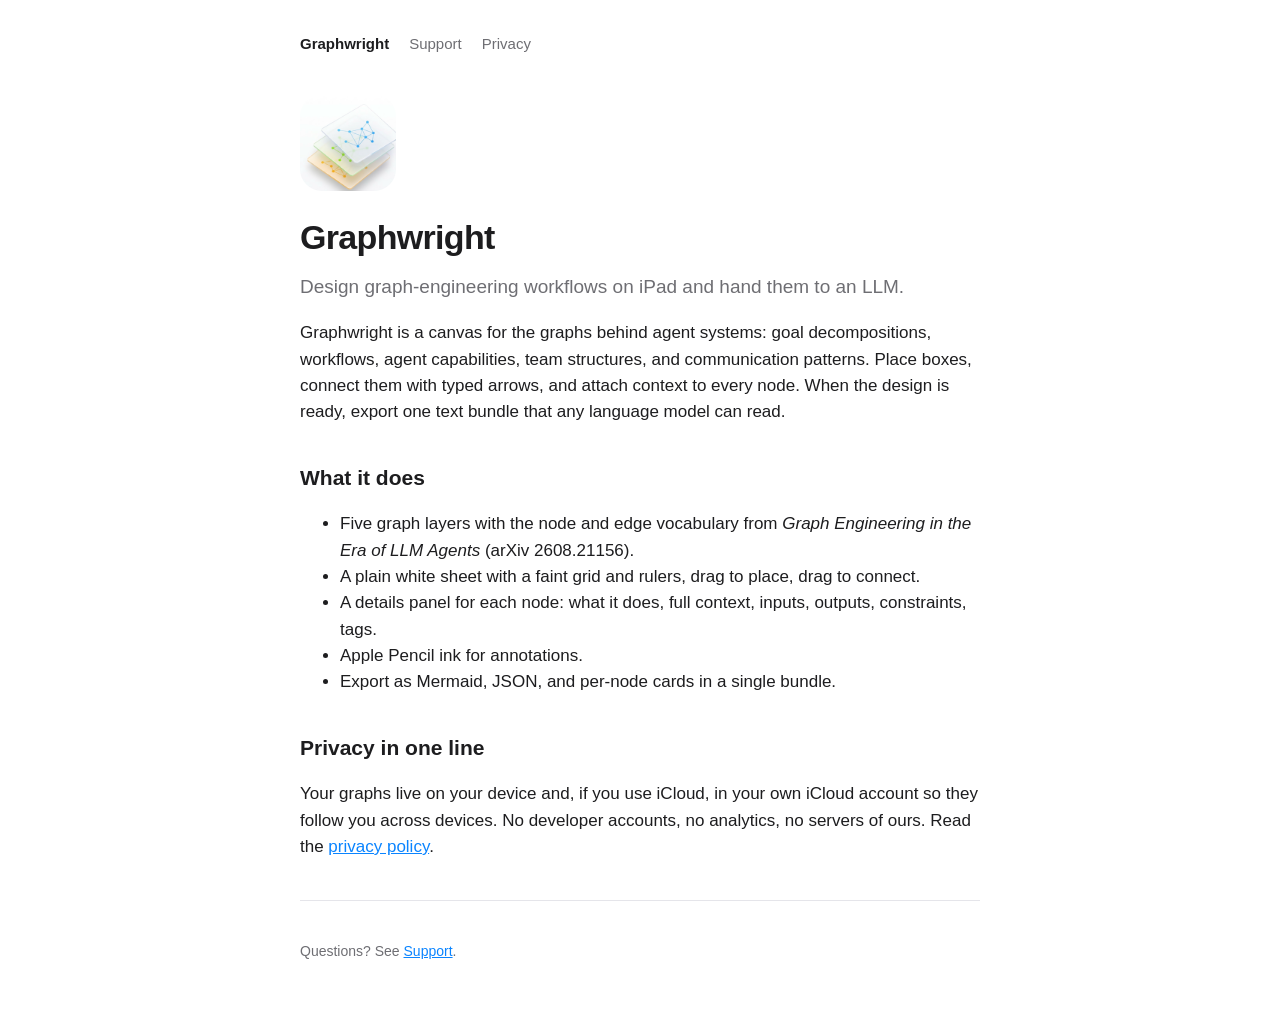
<file: index.html>
<!doctype html>
<html lang="en">
<head>
<meta charset="utf-8">
<meta name="viewport" content="width=device-width, initial-scale=1">
<title>Graphwright</title>
<link rel="stylesheet" href="style.css">
</head>
<body>
<main>
<nav><a href="index.html" aria-current="page">Graphwright</a><a href="support.html">Support</a><a href="privacy.html">Privacy</a></nav>
<img class="icon" src="icon.png" alt="Graphwright app icon">
<h1>Graphwright</h1>
<p class="lede">Design graph-engineering workflows on iPad and hand them to an LLM.</p>
<p>Graphwright is a canvas for the graphs behind agent systems: goal decompositions, workflows, agent capabilities, team structures, and communication patterns. Place boxes, connect them with typed arrows, and attach context to every node. When the design is ready, export one text bundle that any language model can read.</p>
<h2>What it does</h2>
<ul>
<li>Five graph layers with the node and edge vocabulary from <em>Graph Engineering in the Era of LLM Agents</em> (arXiv 2608.21156).</li>
<li>A plain white sheet with a faint grid and rulers, drag to place, drag to connect.</li>
<li>A details panel for each node: what it does, full context, inputs, outputs, constraints, tags.</li>
<li>Apple Pencil ink for annotations.</li>
<li>Export as Mermaid, JSON, and per-node cards in a single bundle.</li>
</ul>
<h2>Privacy in one line</h2>
<p>Your graphs live on your device and, if you use iCloud, in your own iCloud account so they follow you across devices. No developer accounts, no analytics, no servers of ours. Read the <a href="privacy.html">privacy policy</a>.</p>
<hr>
<footer>Questions? See <a href="support.html">Support</a>.</footer>
</main>
</body>
</html>
</file>
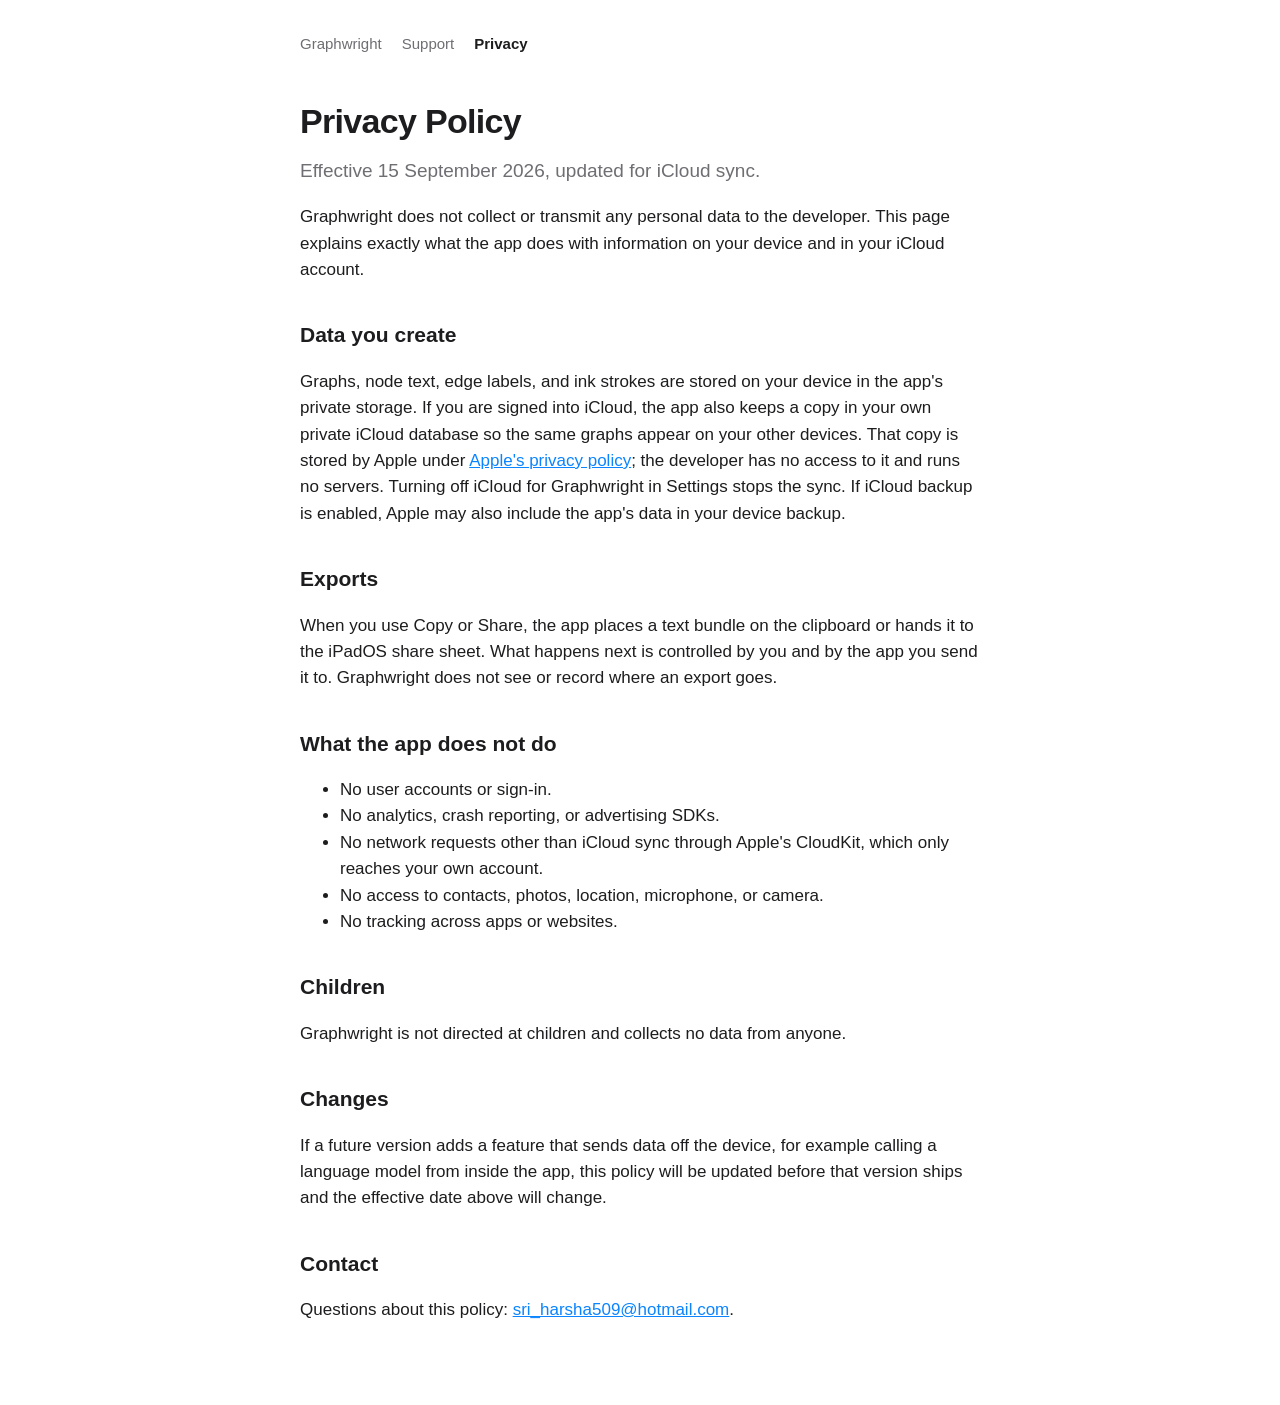
<file: privacy.html>
<!doctype html>
<html lang="en">
<head>
<meta charset="utf-8">
<meta name="viewport" content="width=device-width, initial-scale=1">
<title>Graphwright Privacy Policy</title>
<link rel="stylesheet" href="style.css">
</head>
<body>
<main>
<nav><a href="index.html">Graphwright</a><a href="support.html">Support</a><a href="privacy.html" aria-current="page">Privacy</a></nav>
<h1>Privacy Policy</h1>
<p class="lede">Effective 15 September 2026, updated for iCloud sync.</p>
<p>Graphwright does not collect or transmit any personal data to the developer. This page explains exactly what the app does with information on your device and in your iCloud account.</p>
<h2>Data you create</h2>
<p>Graphs, node text, edge labels, and ink strokes are stored on your device in the app's private storage. If you are signed into iCloud, the app also keeps a copy in your own private iCloud database so the same graphs appear on your other devices. That copy is stored by Apple under <a href="https://www.apple.com/legal/privacy/">Apple's privacy policy</a>; the developer has no access to it and runs no servers. Turning off iCloud for Graphwright in Settings stops the sync. If iCloud backup is enabled, Apple may also include the app's data in your device backup.</p>
<h2>Exports</h2>
<p>When you use Copy or Share, the app places a text bundle on the clipboard or hands it to the iPadOS share sheet. What happens next is controlled by you and by the app you send it to. Graphwright does not see or record where an export goes.</p>
<h2>What the app does not do</h2>
<ul>
<li>No user accounts or sign-in.</li>
<li>No analytics, crash reporting, or advertising SDKs.</li>
<li>No network requests other than iCloud sync through Apple's CloudKit, which only reaches your own account.</li>
<li>No access to contacts, photos, location, microphone, or camera.</li>
<li>No tracking across apps or websites.</li>
</ul>
<h2>Children</h2>
<p>Graphwright is not directed at children and collects no data from anyone.</p>
<h2>Changes</h2>
<p>If a future version adds a feature that sends data off the device, for example calling a language model from inside the app, this policy will be updated before that version ships and the effective date above will change.</p>
<h2>Contact</h2>
<p>Questions about this policy: <a href="mailto:sri_harsha509@hotmail.com">sri_harsha509@hotmail.com</a>.</p>
</main>
</body>
</html>
</file>
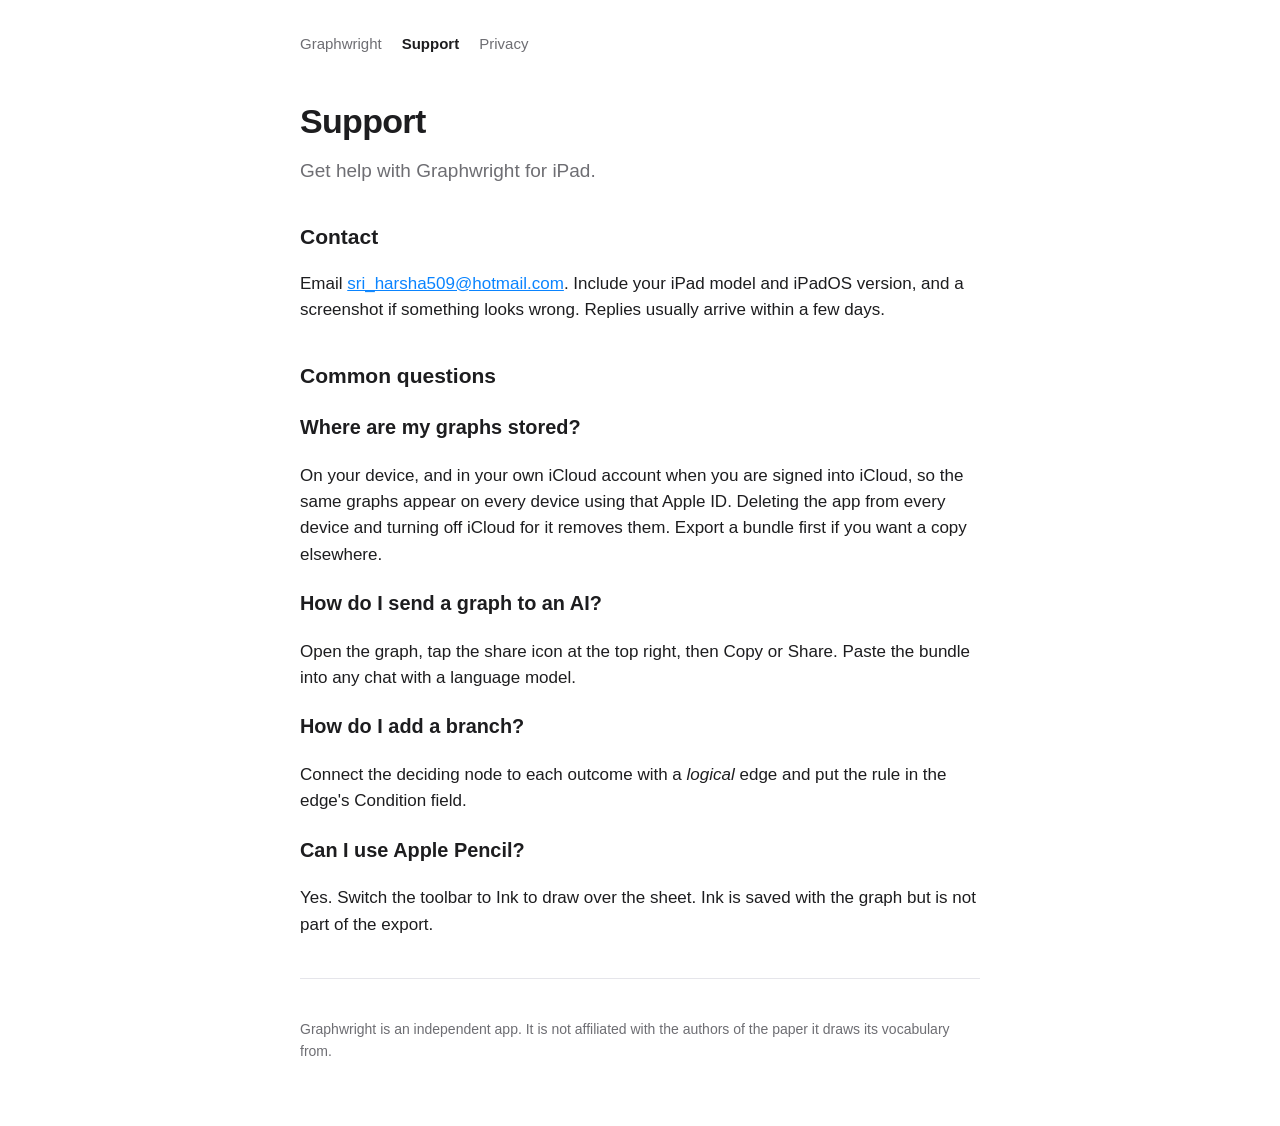
<file: support.html>
<!doctype html>
<html lang="en">
<head>
<meta charset="utf-8">
<meta name="viewport" content="width=device-width, initial-scale=1">
<title>Graphwright Support</title>
<link rel="stylesheet" href="style.css">
</head>
<body>
<main>
<nav><a href="index.html">Graphwright</a><a href="support.html" aria-current="page">Support</a><a href="privacy.html">Privacy</a></nav>
<h1>Support</h1>
<p class="lede">Get help with Graphwright for iPad.</p>
<h2>Contact</h2>
<p>Email <a href="mailto:sri_harsha509@hotmail.com">sri_harsha509@hotmail.com</a>. Include your iPad model and iPadOS version, and a screenshot if something looks wrong. Replies usually arrive within a few days.</p>
<h2>Common questions</h2>
<h3>Where are my graphs stored?</h3>
<p>On your device, and in your own iCloud account when you are signed into iCloud, so the same graphs appear on every device using that Apple ID. Deleting the app from every device and turning off iCloud for it removes them. Export a bundle first if you want a copy elsewhere.</p>
<h3>How do I send a graph to an AI?</h3>
<p>Open the graph, tap the share icon at the top right, then Copy or Share. Paste the bundle into any chat with a language model.</p>
<h3>How do I add a branch?</h3>
<p>Connect the deciding node to each outcome with a <em>logical</em> edge and put the rule in the edge's Condition field.</p>
<h3>Can I use Apple Pencil?</h3>
<p>Yes. Switch the toolbar to Ink to draw over the sheet. Ink is saved with the graph but is not part of the export.</p>
<hr>
<footer>Graphwright is an independent app. It is not affiliated with the authors of the paper it draws its vocabulary from.</footer>
</main>
</body>
</html>
</file>
<file: style.css>
:root { color-scheme: light dark; --fg: #1d1d1f; --muted: #6e6e73; --bg: #ffffff; --line: #e5e5ea; --accent: #0a84ff; }
@media (prefers-color-scheme: dark) { :root { --fg: #f5f5f7; --muted: #a1a1a6; --bg: #000; --line: #2c2c2e; } }
* { box-sizing: border-box; }
body { margin: 0; padding: 32px 20px 64px; font: 17px/1.55 -apple-system, BlinkMacSystemFont, "SF Pro Text", "Helvetica Neue", sans-serif; color: var(--fg); background: var(--bg); }
main { max-width: 680px; margin: 0 auto; }
nav { display: flex; gap: 20px; margin-bottom: 40px; font-size: 15px; }
nav a { color: var(--muted); text-decoration: none; }
nav a[aria-current] { color: var(--fg); font-weight: 600; }
h1 { font-size: 34px; letter-spacing: -0.02em; margin: 0 0 8px; }
h2 { font-size: 21px; margin: 36px 0 8px; }
p, li { color: var(--fg); }
.lede { color: var(--muted); font-size: 19px; margin-top: 0; }
a { color: var(--accent); }
hr { border: 0; border-top: 1px solid var(--line); margin: 40px 0; }
footer { color: var(--muted); font-size: 14px; }
.icon { width: 96px; height: 96px; border-radius: 22px; display: block; margin-bottom: 20px; }
</file>
